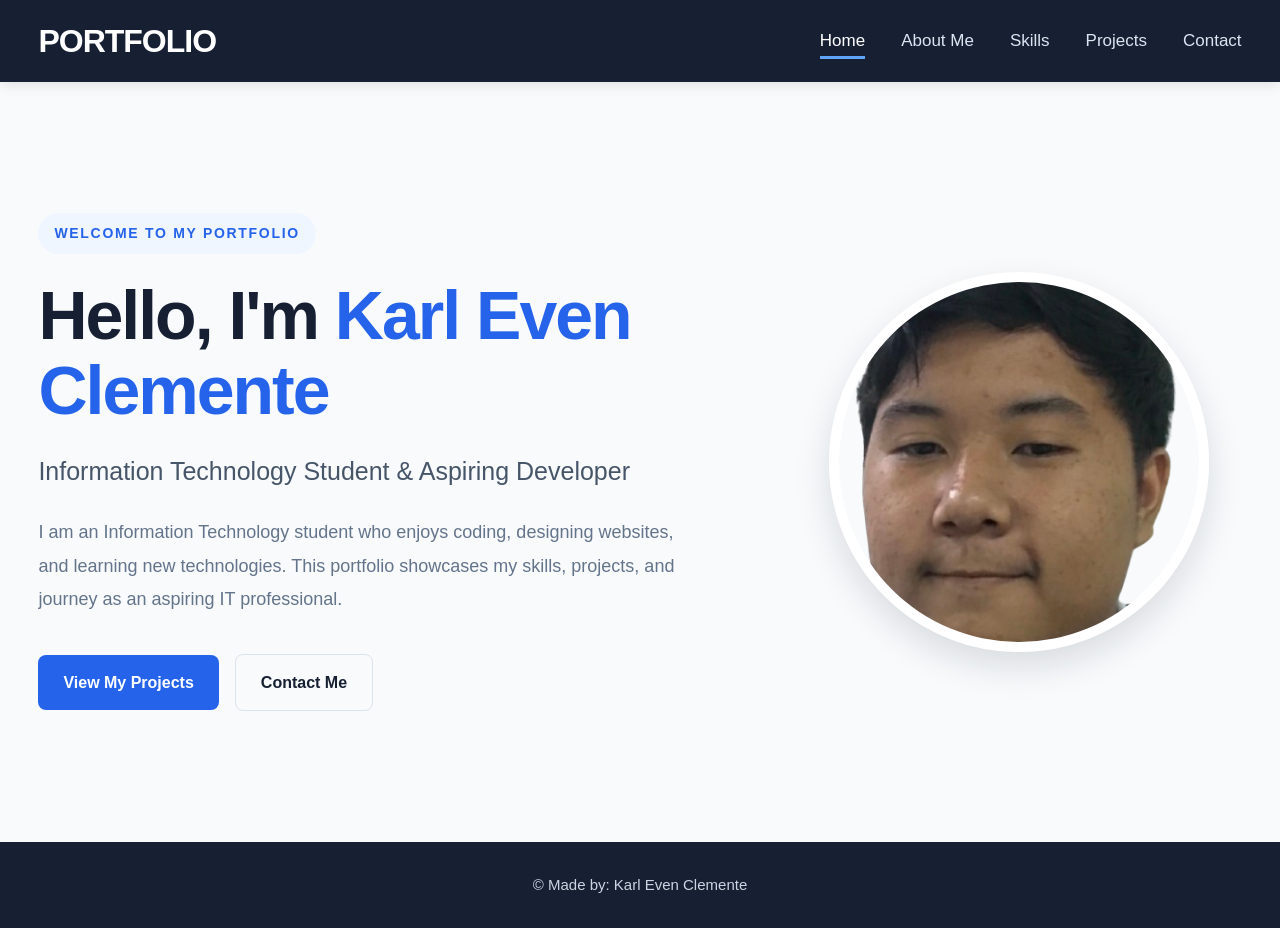
<file: index.html>
<!DOCTYPE html>
<html lang="en">
<head>
    <meta charset="UTF-8">
    <meta name="viewport" content="width=device-width, initial-scale=1.0">
    <title>Karl Even Clemente | Portfolio</title>
    <link rel="stylesheet" href="style.css">
</head>

<body>

    <header>
        <nav class="navbar">
            <h1 class="logo">PORTFOLIO</h1>

            <ul class="nav-links">
                <li><a href="index.html" class="active">Home</a></li>
                <li><a href="about.html">About Me</a></li>
                <li><a href="skills.html">Skills</a></li>
                <li><a href="projects.html">Projects</a></li>
                <li><a href="contact.html">Contact</a></li>
            </ul>
        </nav>
    </header>

    <main>

        <section class="hero">
            <div class="hero-text">
                <p class="welcome">WELCOME TO MY PORTFOLIO</p>

                <h2>Hello, I'm <span>Karl Even Clemente</span></h2>

                <h3>Information Technology Student & Aspiring Developer</h3>

                <p>
                    I am an Information Technology student who enjoys coding,
                    designing websites, and learning new technologies.
                    This portfolio showcases my skills, projects, and journey
                    as an aspiring IT professional.
                </p>

                <div class="hero-buttons">
                    <a href="projects.html" class="btn">View My Projects</a>
                    <a href="contact.html" class="btn secondary-btn">Contact Me</a>
                </div>
            </div>

            <div class="hero-image">
                <img src="PICS/profile.png" alt="Photo of Karl Even Clemente">
            </div>
        </section>

    </main>

    <footer>
        <p>&copy; Made by: Karl Even Clemente</p>
    </footer>

</body>
</html>
</file>
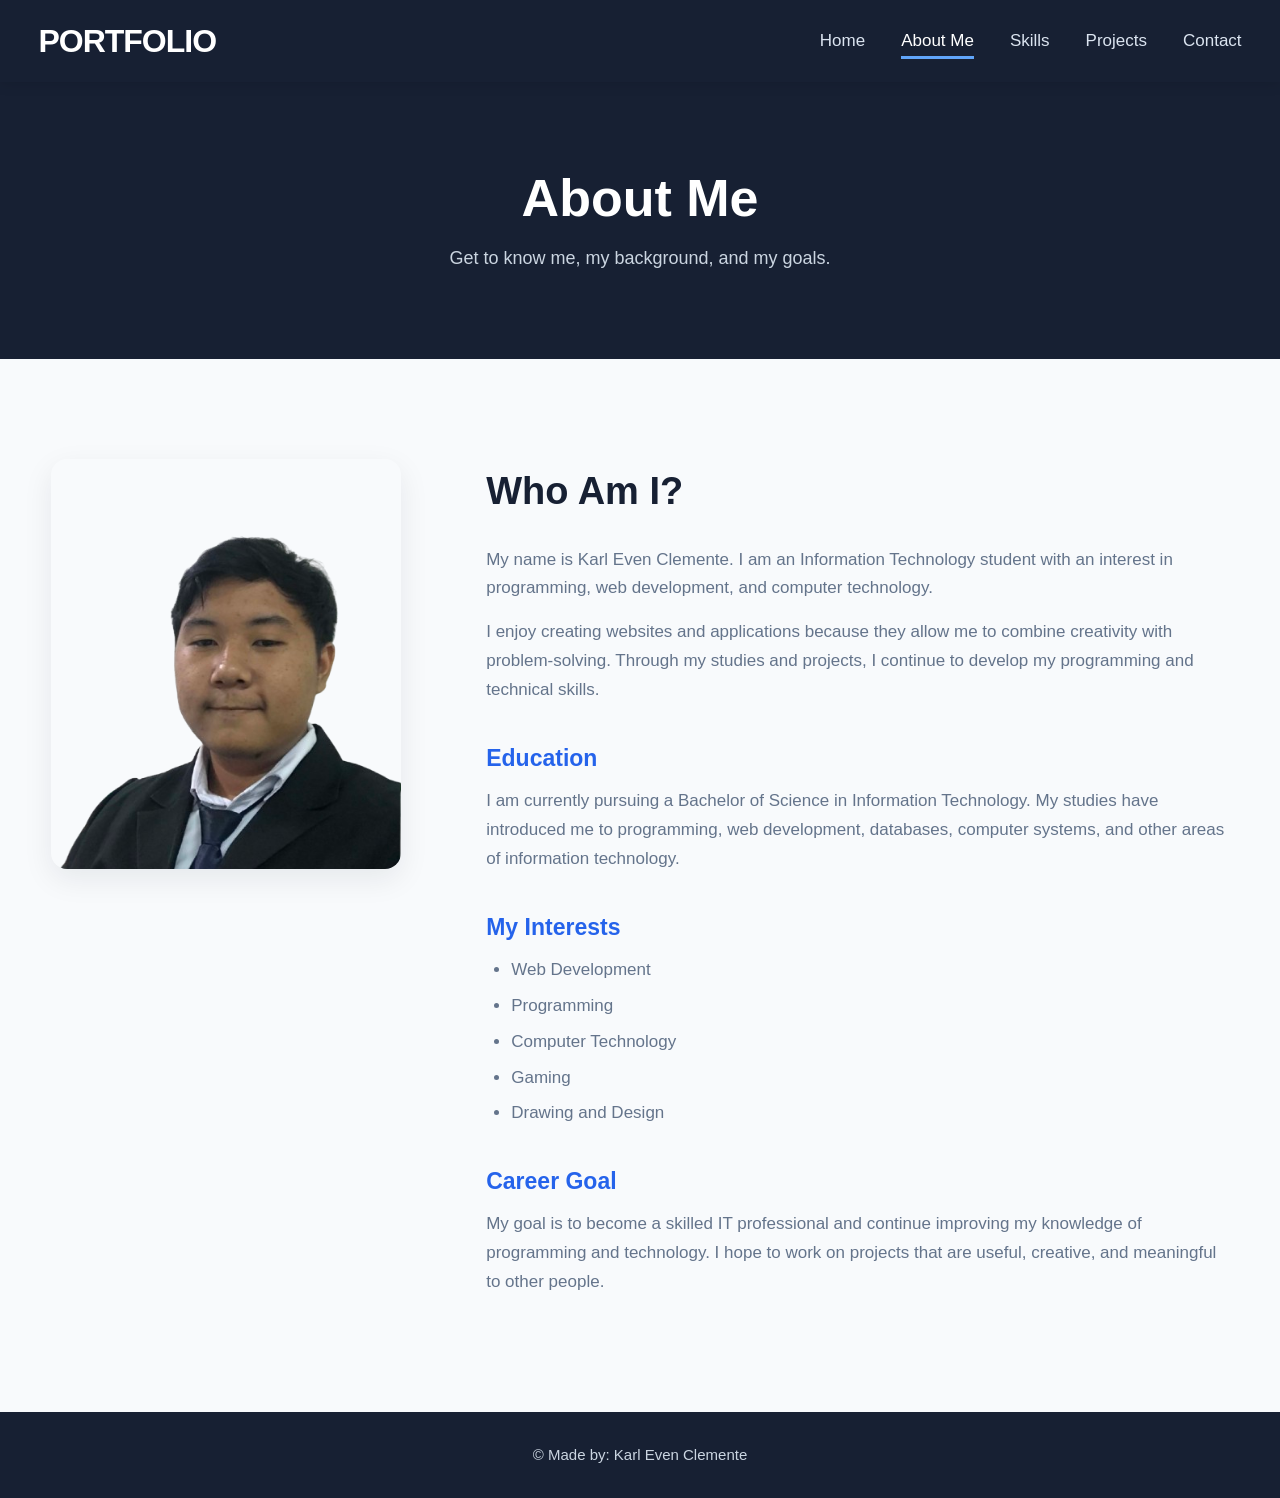
<file: about.html>
<!DOCTYPE html>
<html lang="en">
<head>
    <meta charset="UTF-8">
    <meta name="viewport" content="width=device-width, initial-scale=1.0">
    <title>About Me | Karl Even Clemente</title>
    <link rel="stylesheet" href="style.css">
</head>

<body>

    <header>
        <nav class="navbar">
            <h1 class="logo">PORTFOLIO</h1>

            <ul class="nav-links">
                <li><a href="index.html">Home</a></li>
                <li><a href="about.html" class="active">About Me</a></li>
                <li><a href="skills.html">Skills</a></li>
                <li><a href="projects.html">Projects</a></li>
                <li><a href="contact.html">Contact</a></li>
            </ul>
        </nav>
    </header>

    <main>

        <section class="page-header">
            <h2>About Me</h2>
            <p>Get to know me, my background, and my goals.</p>
        </section>

        <section class="about-section">

            <div class="about-image">
                <img src="PICS/about me.png" alt="Karl Even Clemente">
            </div>

            <div class="about-content">
                <h2>Who Am I?</h2>

                <p>
                    My name is Karl Even Clemente. I am an Information Technology
                    student with an interest in programming, web development,
                    and computer technology.
                </p>

                <p>
                    I enjoy creating websites and applications because they
                    allow me to combine creativity with problem-solving.
                    Through my studies and projects, I continue to develop
                    my programming and technical skills.
                </p>

                <h3>Education</h3>

                <p>
                    I am currently pursuing a Bachelor of Science in Information
                    Technology. My studies have introduced me to programming,
                    web development, databases, computer systems, and other
                    areas of information technology.
                </p>

                <h3>My Interests</h3>

                <ul class="interest-list">
                    <li>Web Development</li>
                    <li>Programming</li>
                    <li>Computer Technology</li>
                    <li>Gaming</li>
                    <li>Drawing and Design</li>
                </ul>

                <h3>Career Goal</h3>

                <p>
                    My goal is to become a skilled IT professional and continue
                    improving my knowledge of programming and technology.
                    I hope to work on projects that are useful, creative,
                    and meaningful to other people.
                </p>
            </div>

        </section>

    </main>

    <footer>
        <p>&copy; Made by: Karl Even Clemente</p>
    </footer>

</body>
</html>
</file>
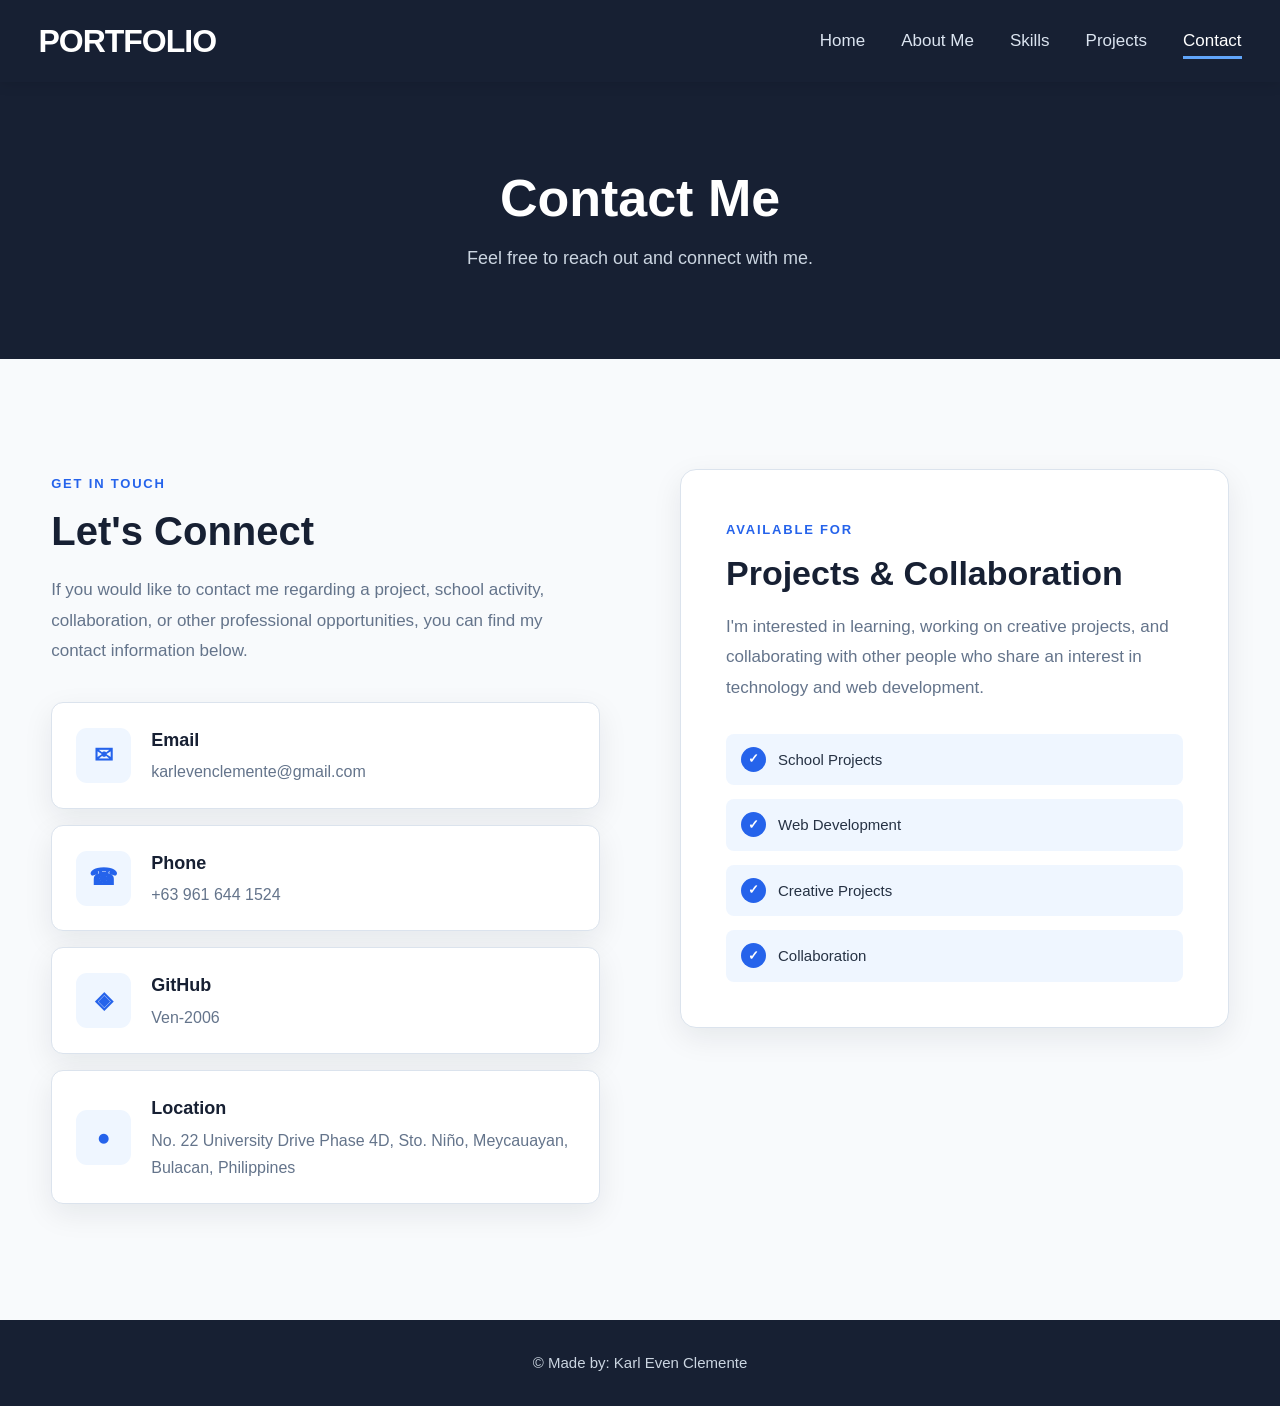
<file: contact.html>
<!DOCTYPE html>
<html lang="en">
<head>
    <meta charset="UTF-8">
    <meta name="viewport" content="width=device-width, initial-scale=1.0">
    <title>Contact | Karl Even Clemente </title>
    <link rel="stylesheet" href="style.css">
</head>

<body>


    <header>
        <nav class="navbar">
            <h1 class="logo">PORTFOLIO</h1>
            <ul class="nav-links">
                <li><a href="index.html">Home</a></li>
                <li><a href="about.html">About Me</a></li>
                <li><a href="skills.html">Skills</a></li>
                <li><a href="projects.html">Projects</a></li>
                <li><a href="contact.html" class="active">Contact</a></li>
            </ul>
        </nav>
    </header>



    <main>


        <section class="page-header">
            <h2>Contact Me</h2>
            <p>
                Feel free to reach out and connect with me.
            </p>
        </section>



        <section class="contact-section">

            <div class="contact-information">

                <span class="contact-label">GET IN TOUCH</span>

                <h2>Let's Connect</h2>

                <p class="contact-description">
                    If you would like to contact me regarding a project,
                    school activity, collaboration, or other professional
                    opportunities, you can find my contact information below.
                </p>



                <div class="contact-card">

                    <div class="contact-icon">
                        ✉
                    </div>

                    <div>
                        <h3>Email</h3>
                        <p>karlevenclemente@gmail.com</p>
                    </div>

                </div>



                <div class="contact-card">

                    <div class="contact-icon">
                        ☎
                    </div>

                    <div>
                        <h3>Phone</h3>
                        <p>+63 961 644 1524</p>
                    </div>

                </div>



                <div class="contact-card">

                    <div class="contact-icon">
                        ◈
                    </div>

                    <div>
                        <h3>GitHub</h3>
                        <p>Ven-2006</p>
                    </div>

                </div>



                <div class="contact-card">

                    <div class="contact-icon">
                        ●
                    </div>

                    <div>
                        <h3>Location</h3>
                        <p>No. 22 University Drive Phase 4D, Sto. Niño, Meycauayan, Bulacan, Philippines</p>
                    </div>

                </div>

            </div>



            <div class="contact-introduction">

                <div class="contact-box">

                    <span class="contact-label">
                        AVAILABLE FOR
                    </span>

                    <h2>Projects & Collaboration</h2>

                    <p>
                        I'm interested in learning, working on creative
                        projects, and collaborating with other people who
                        share an interest in technology and web development.
                    </p>

                    <div class="availability-list">

                        <div>
                            <span>✓</span>
                            <p>School Projects</p>
                        </div>

                        <div>
                            <span>✓</span>
                            <p>Web Development</p>
                        </div>

                        <div>
                            <span>✓</span>
                            <p>Creative Projects</p>
                        </div>

                        <div>
                            <span>✓</span>
                            <p>Collaboration</p>
                        </div>

                    </div>

                </div>

            </div>

        </section>

    </main>


    <!-- Footer -->
    <footer>

        <p>
            &copy; Made by: Karl Even Clemente
        </p>

    </footer>

</body>
</html>
</file>
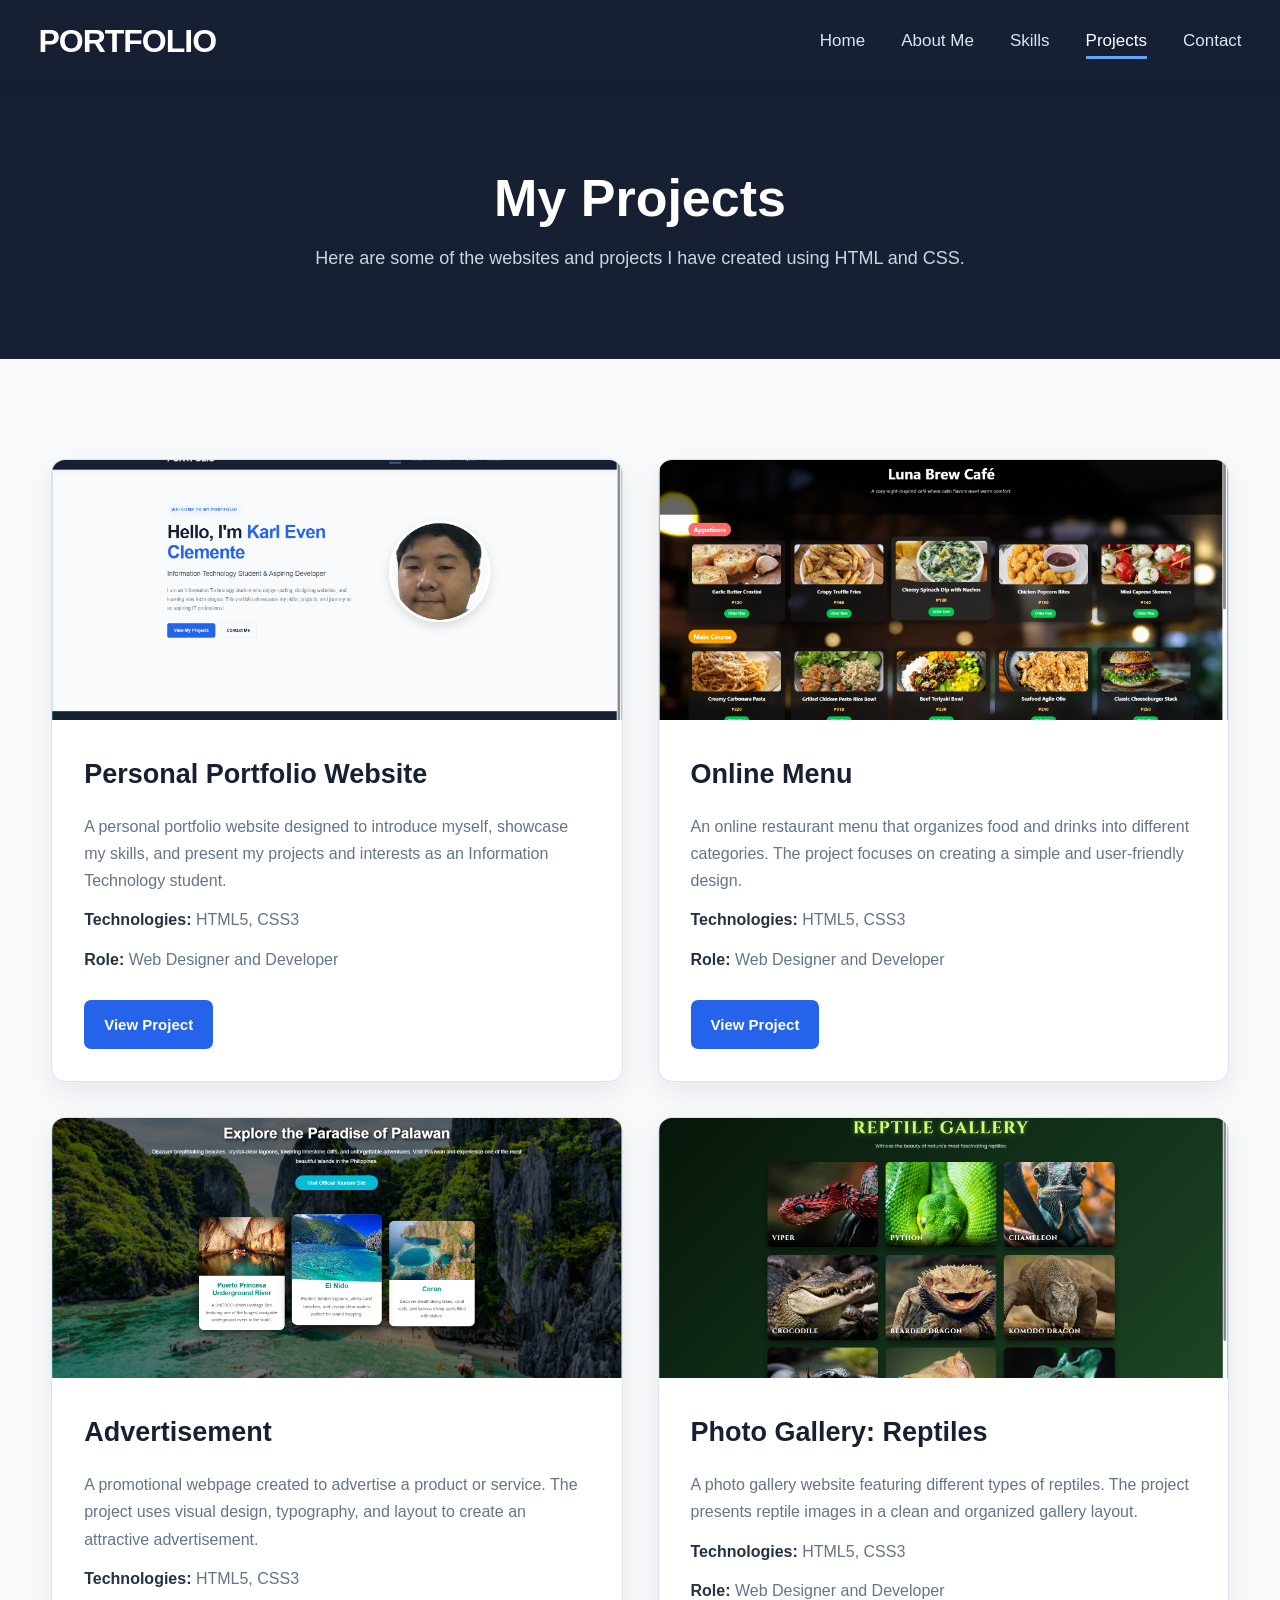
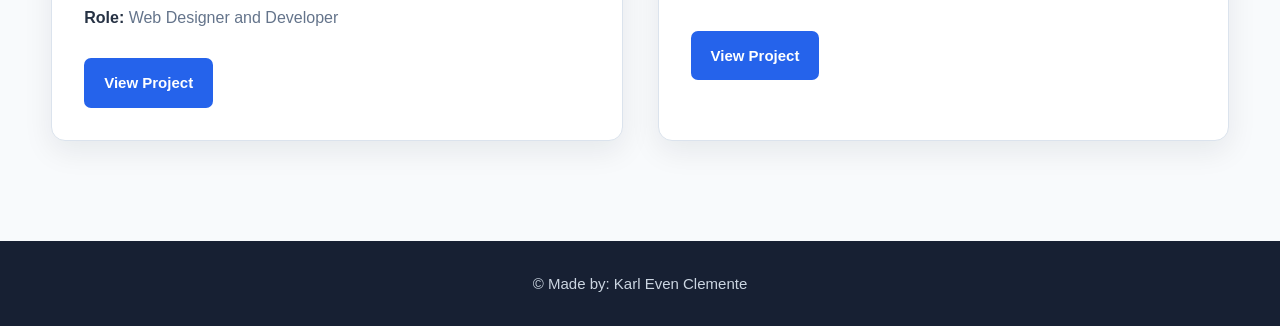
<file: projects.html>
<!DOCTYPE html>
<html lang="en">
<head>
    <meta charset="UTF-8">
    <meta name="viewport" content="width=device-width, initial-scale=1.0">
    <title>Projects | Karl Even Clemente</title>
    <link rel="stylesheet" href="style.css">
</head>

<body>

    <header>
        <nav class="navbar">
            <h1 class="logo">PORTFOLIO</h1>

            <ul class="nav-links">
                <li><a href="index.html">Home</a></li>
                <li><a href="about.html">About Me</a></li>
                <li><a href="skills.html">Skills</a></li>
                <li><a href="projects.html" class="active">Projects</a></li>
                <li><a href="contact.html">Contact</a></li>
            </ul>
        </nav>
    </header>

    <main>

        <section class="page-header">
            <h2>My Projects</h2>

            <p>
                Here are some of the websites and projects I have created
                using HTML and CSS.
            </p>
        </section>


        <section class="projects-section">



            <article class="project-card">

                <img src="PICS/Port.png"
                     alt="Personal Portfolio Website">

                <div class="project-content">

                    <h3>Personal Portfolio Website</h3>

                    <p>
                        A personal portfolio website designed to introduce
                        myself, showcase my skills, and present my projects
                        and interests as an Information Technology student.
                    </p>

                    <p>
                        <strong>Technologies:</strong> HTML5, CSS3
                    </p>

                    <p>
                        <strong>Role:</strong> Web Designer and Developer
                    </p>

                    <a href="index.html" class="project-btn">
                        View Project
                    </a>

                </div>

            </article>

            <article class="project-card">

                <img src="PICS/Menu.png"
                     alt="Online Restaurant Menu">

                <div class="project-content">

                    <h3>Online Menu</h3>

                    <p>
                        An online restaurant menu that organizes food and
                        drinks into different categories. The project focuses
                        on creating a simple and user-friendly design.
                    </p>

                    <p>
                        <strong>Technologies:</strong> HTML5, CSS3
                    </p>

                    <p>
                        <strong>Role:</strong> Web Designer and Developer
                    </p>

                    <a href="MENU/Activity4.html" class="project-btn">
                        View Project
                    </a>

                </div>

            </article>



            <article class="project-card">

                <img src="PICS/Advertisement.png"
                     alt="Advertisement Website">

                <div class="project-content">

                    <h3>Advertisement</h3>

                    <p>
                        A promotional webpage created to advertise a product
                        or service. The project uses visual design, typography,
                        and layout to create an attractive advertisement.
                    </p>

                    <p>
                        <strong>Technologies:</strong> HTML5, CSS3
                    </p>

                    <p>
                        <strong>Role:</strong> Web Designer and Developer
                    </p>

                    <a href="ADVERTISEMENT/Activity5.html" class="project-btn">
                        View Project
                    </a>

                </div>

            </article>



            <article class="project-card">

                <img src="PICS/Gallery.png"
                     alt="Reptile Photo Gallery">

                <div class="project-content">

                    <h3>Photo Gallery: Reptiles</h3>

                    <p>
                        A photo gallery website featuring different types
                        of reptiles. The project presents reptile images
                        in a clean and organized gallery layout.
                    </p>

                    <p>
                        <strong>Technologies:</strong> HTML5, CSS3
                    </p>

                    <p>
                        <strong>Role:</strong> Web Designer and Developer
                    </p>

                    <a href="GALLERY/Activity3.html" class="project-btn">
                        View Project
                    </a>

                </div>

            </article>


        </section>

    </main>


    <footer>
        <p>&copy; Made by: Karl Even Clemente</p>
    </footer>

</body>
</html>
</file>
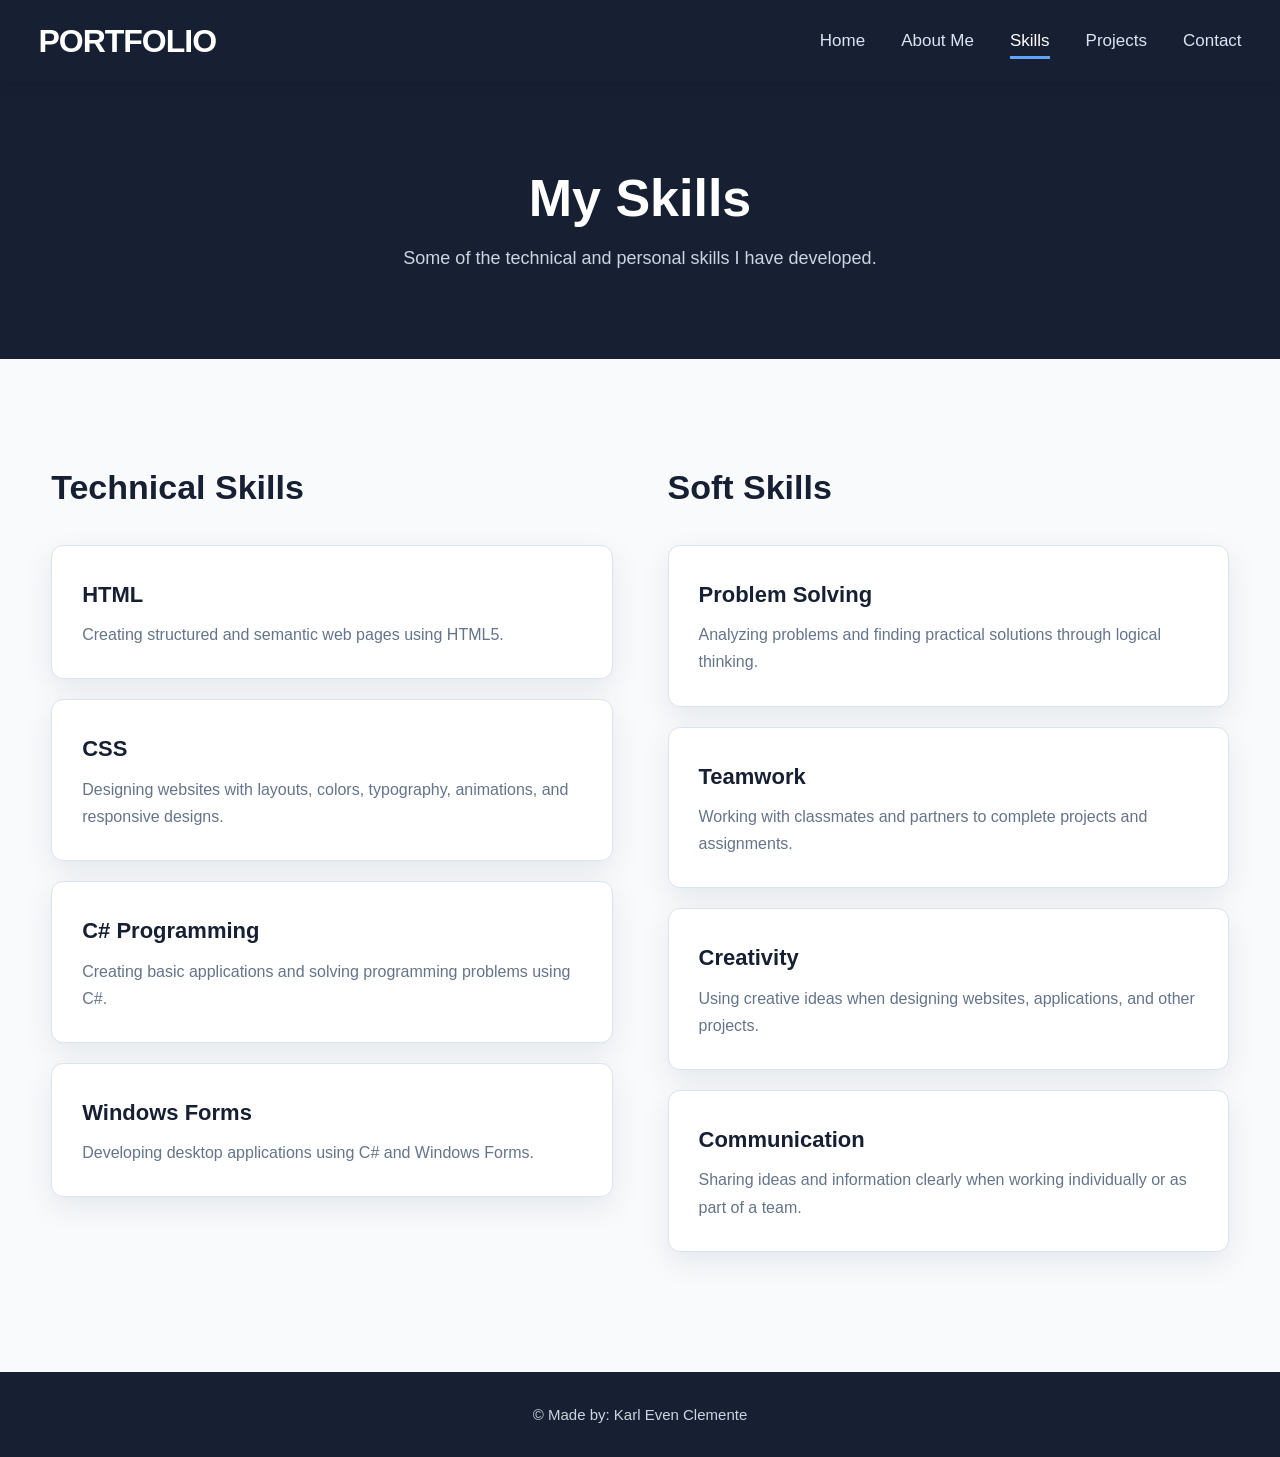
<file: skills.html>
<!DOCTYPE html>
<html lang="en">
<head>
    <meta charset="UTF-8">
    <meta name="viewport" content="width=device-width, initial-scale=1.0">
    <title>Skills | Karl Even Clemente</title>
    <link rel="stylesheet" href="style.css">
</head>

<body>

    <header>
        <nav class="navbar">
            <h1 class="logo">PORTFOLIO</h1>

            <ul class="nav-links">
                <li><a href="index.html">Home</a></li>
                <li><a href="about.html">About Me</a></li>
                <li><a href="skills.html" class="active">Skills</a></li>
                <li><a href="projects.html">Projects</a></li>
                <li><a href="contact.html">Contact</a></li>
            </ul>
        </nav>
    </header>

    <main>

        <section class="page-header">
            <h2>My Skills</h2>
            <p>Some of the technical and personal skills I have developed.</p>
        </section>

        <section class="skills-section">

            <div class="skill-category">
                <h3>Technical Skills</h3>

                <div class="skill-card">
                    <h4>HTML</h4>
                    <p>
                        Creating structured and semantic web pages using HTML5.
                    </p>
                </div>

                <div class="skill-card">
                    <h4>CSS</h4>
                    <p>
                        Designing websites with layouts, colors, typography,
                        animations, and responsive designs.
                    </p>
                </div>

                <div class="skill-card">
                    <h4>C# Programming</h4>
                    <p>
                        Creating basic applications and solving programming
                        problems using C#.
                    </p>
                </div>

                <div class="skill-card">
                    <h4>Windows Forms</h4>
                    <p>
                        Developing desktop applications using C# and
                        Windows Forms.
                    </p>
                </div>
            </div>

            <div class="skill-category">
                <h3>Soft Skills</h3>

                <div class="skill-card">
                    <h4>Problem Solving</h4>
                    <p>
                        Analyzing problems and finding practical solutions
                        through logical thinking.
                    </p>
                </div>

                <div class="skill-card">
                    <h4>Teamwork</h4>
                    <p>
                        Working with classmates and partners to complete
                        projects and assignments.
                    </p>
                </div>

                <div class="skill-card">
                    <h4>Creativity</h4>
                    <p>
                        Using creative ideas when designing websites,
                        applications, and other projects.
                    </p>
                </div>

                <div class="skill-card">
                    <h4>Communication</h4>
                    <p>
                        Sharing ideas and information clearly when working
                        individually or as part of a team.
                    </p>
                </div>
            </div>

        </section>

    </main>

    <footer>
        <p>&copy; Made by: Karl Even Clemente</p>
    </footer>

</body>
</html>
</file>
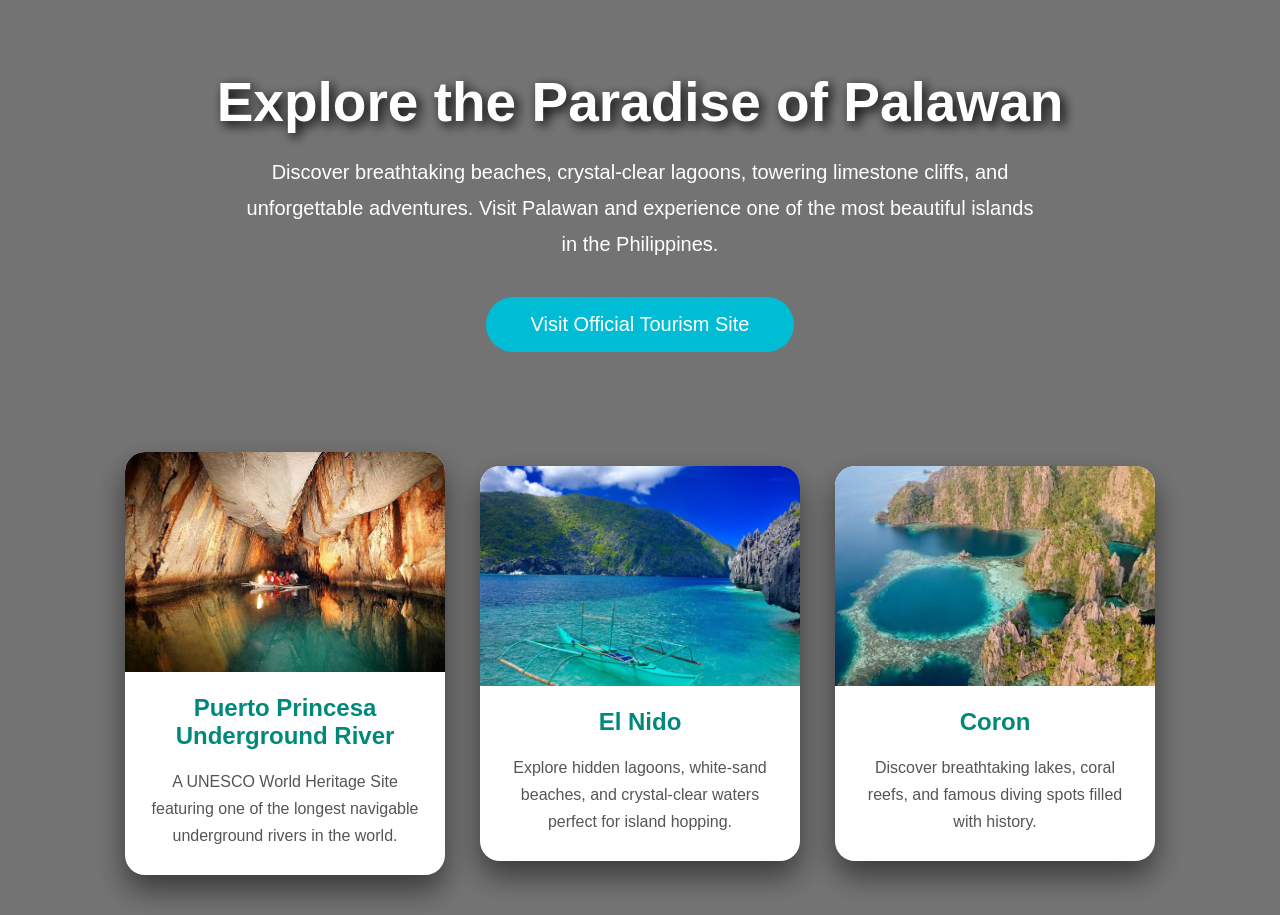
<file: ADVERTISEMENT/Activity5.html>
<!DOCTYPE html>
<html lang="en">
<head>
<meta charset="UTF-8">
<meta name="viewport" content="width=device-width, initial-scale=1.0">
<title>Palawan Travel</title>
<link rel="stylesheet" href="../ADVERTISEMENT/Advertisement.css">
</head>

<body>


<div class="background-slider">
    <span></span>
    <span></span>
    <span></span>
</div>


<div class="overlay">

    <header id="top">

        <h1>Explore the Paradise of Palawan</h1>

        <p class="description">
            Discover breathtaking beaches, crystal-clear lagoons,
            towering limestone cliffs, and unforgettable adventures.
            Visit Palawan and experience one of the most beautiful islands in the Philippines.
        </p>

        <a href="https://www.elnido-tours.com/expeditions-el-nido-coron/expeditions-el-nido-coron-3-days?gad_source=1&gad_campaignid=20716536885&gbraid=0AAAAACfPu3zrUt8163N-7WoBm1dj_PCsc&gclid=Cj0KCQjwjb3SBhDgARIsAMKiWzhWk3wL6UEjbEzz-dFcXeaCKTWBGAIWjKo6BHGKtevn4LULL1Z_xzAaAmcUEALw_wcB"
         target="_blank">
            <button class="visit-btn"> Visit Official Tourism Site</button>
        </a>

    </header>

    <section id="spots">

        <div class="card">
            <img src="PICS/udr.jpg" alt="Underground River">
            <h2>Puerto Princesa Underground River</h2>
            <p>A UNESCO World Heritage Site featuring one of the longest navigable underground rivers in the world.</p>
        </div>

        <div class="card">
            <img src="PICS/nido.jpg" alt="El Nido">
            <h2>El Nido</h2>
            <p>Explore hidden lagoons, white-sand beaches, and crystal-clear waters perfect for island hopping.</p>
        </div>

        <div class="card">
            <img src="PICS/coron.jfif" alt="Coron">
            <h2>Coron</h2>
            <p>Discover breathtaking lakes, coral reefs, and famous diving spots filled with history.</p>
        </div>

    </section>

</div>

</body>
</html>
</file>
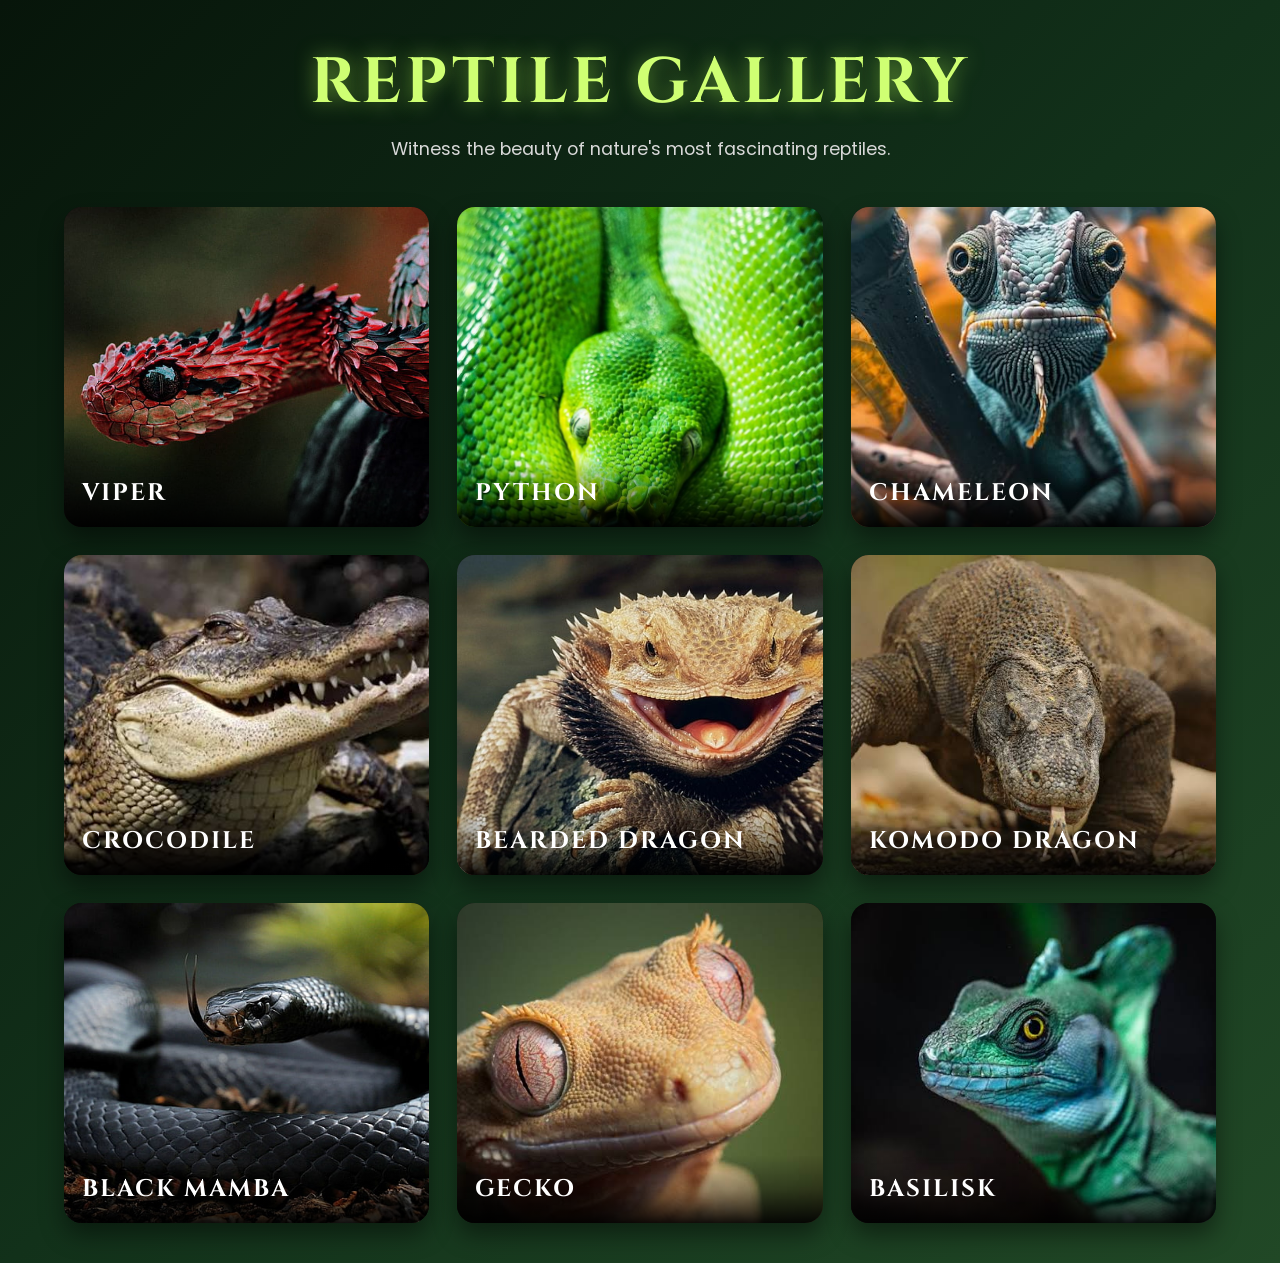
<file: GALLERY/Activity3.html>
<!DOCTYPE html>
<html lang="en">
<head>
    <meta charset="UTF-8">
    <meta name="viewport" content="width=device-width, initial-scale=1.0">
    <title>Reptile Gallery</title>

    <link rel="stylesheet" href="../GALLERY/Gallery.css">

    <link href="https://fonts.googleapis.com/css2?family=Cinzel:wght@400;600;700&family=Poppins:wght@300;400;500;600&display=swap" rel="stylesheet">
</head>
<body>

<div class="container">

    <header>
        <h1>Reptile Gallery</h1>
        <p>Witness the beauty of nature's most fascinating reptiles.</p>
    </header>

    <section class="gallery">

        <figure class="card">
            <a href="#viper">
                <img src="../GALLERY/PICS/viper.jpg" alt="Viper">
                <figcaption>Viper</figcaption>
            </a>
        </figure>

        <figure class="card">
            <a href="#python">
                <img src="../GALLERY/PICS/python.jpg" alt="Python">
                <figcaption>Python</figcaption>
            </a>
        </figure>

        <figure class="card">
            <a href="#chameleon">
                <img src="../GALLERY/PICS/chamelon.jfif" alt="Chameleon">
                <figcaption>Chameleon</figcaption>
            </a>
        </figure>

        <figure class="card">
            <a href="#crocodile">
                <img src="../GALLERY/PICS/crocodile.jfif" alt="Crocodile">
                <figcaption>Crocodile</figcaption>
            </a>
        </figure>

        <figure class="card">
            <a href="#dragon">
                <img src="../GALLERY/PICS/dragon.jpg" alt="Bearded Dragon">
                <figcaption>Bearded Dragon</figcaption>
            </a>
        </figure>

        <figure class="card">
            <a href="#komodo">
                <img src="../GALLERY/PICS/komodo.jfif" alt="Komodo Dragon">
                <figcaption>Komodo Dragon</figcaption>
            </a>
        </figure>

        <figure class="card">
            <a href="#mamba">
                <img src="../GALLERY/PICS/mamba.jpg" alt="Black Mamba">
                <figcaption>Black Mamba</figcaption>
            </a>
        </figure>

        <figure class="card">
            <a href="#gecko">
                <img src="../GALLERY/PICS/geecko.jfif" alt="Gecko">
                <figcaption>Gecko</figcaption>
            </a>
        </figure>

        <figure class="card">
            <a href="#basilisk">
                <img src="../GALLERY/PICS/bas.jfif" alt="Basilisk">
                <figcaption>Basilisk</figcaption>
            </a>
        </figure>

    </section>

</div>



<div id="viper" class="lightbox">
    <a href="#" class="close">&times;</a>
    <img src="../GALLERY/PICS/viper.jpg" >
</div>

<div id="python" class="lightbox">
    <a href="#" class="close">&times;</a>
    <img src="../GALLERY/PICS/python.jpg">
</div>

<div id="chameleon" class="lightbox">
    <a href="#" class="close">&times;</a>
    <img src="../GALLERY/PICS/chamelon.jfif">
</div>

<div id="crocodile" class="lightbox">
    <a href="#" class="close">&times;</a>
    <img src="../GALLERY/PICS/crocodile.jfif">
</div>

<div id="dragon" class="lightbox">
    <a href="#" class="close">&times;</a>
    <img src="../GALLERY/PICS/dragon.jpg" >
</div>

<div id="komodo" class="lightbox">
    <a href="#" class="close">&times;</a>
    <img src="../GALLERY/PICS/komodo.jfif">
</div>

<div id="mamba" class="lightbox">
    <a href="#" class="close">&times;</a>
    <img src="../GALLERY/PICS/mamba.jpg" >
</div>

<div id="gecko" class="lightbox">
    <a href="#" class="close">&times;</a>
    <img src="../GALLERY/PICS/geecko.jfif">
</div>

<div id="basilisk" class="lightbox">
    <a href="#" class="close">&times;</a>
    <img src="../GALLERY/PICS/bas.jfif">
</div>

</body>
</html>
</file>
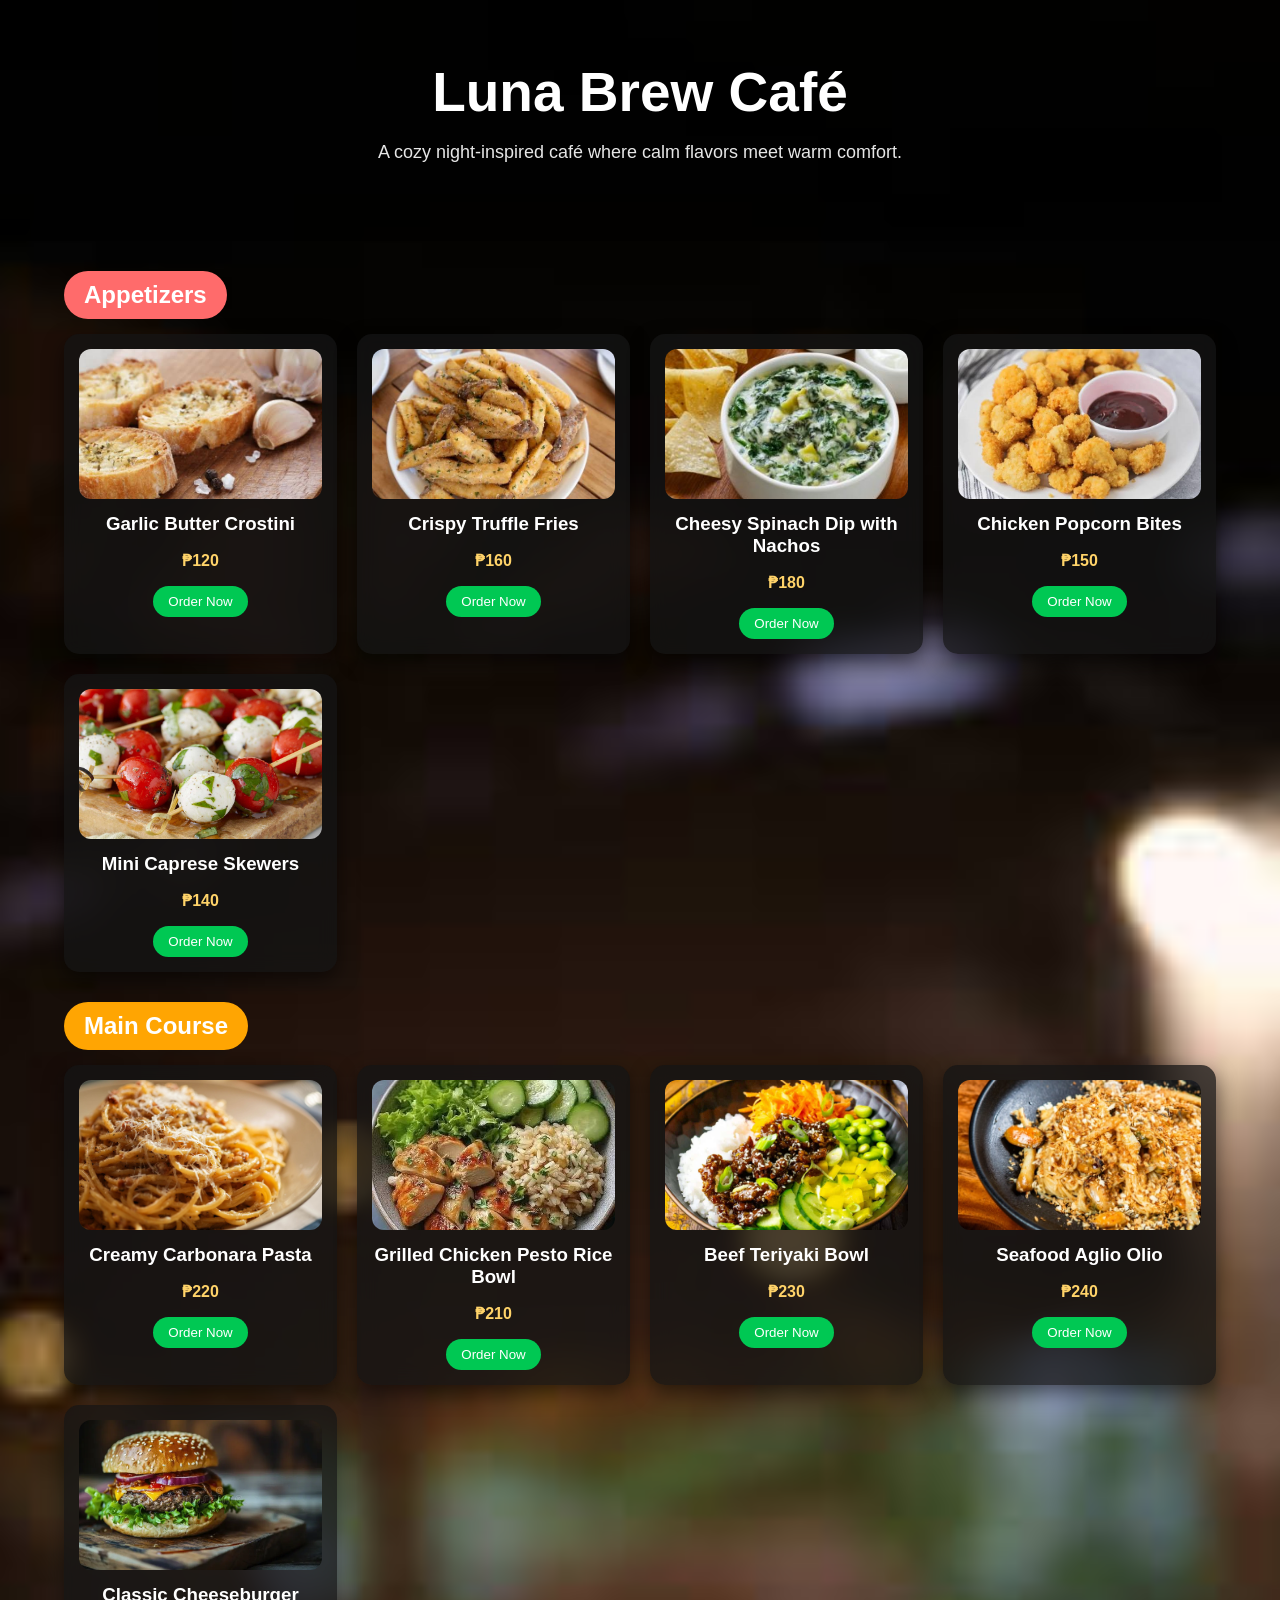
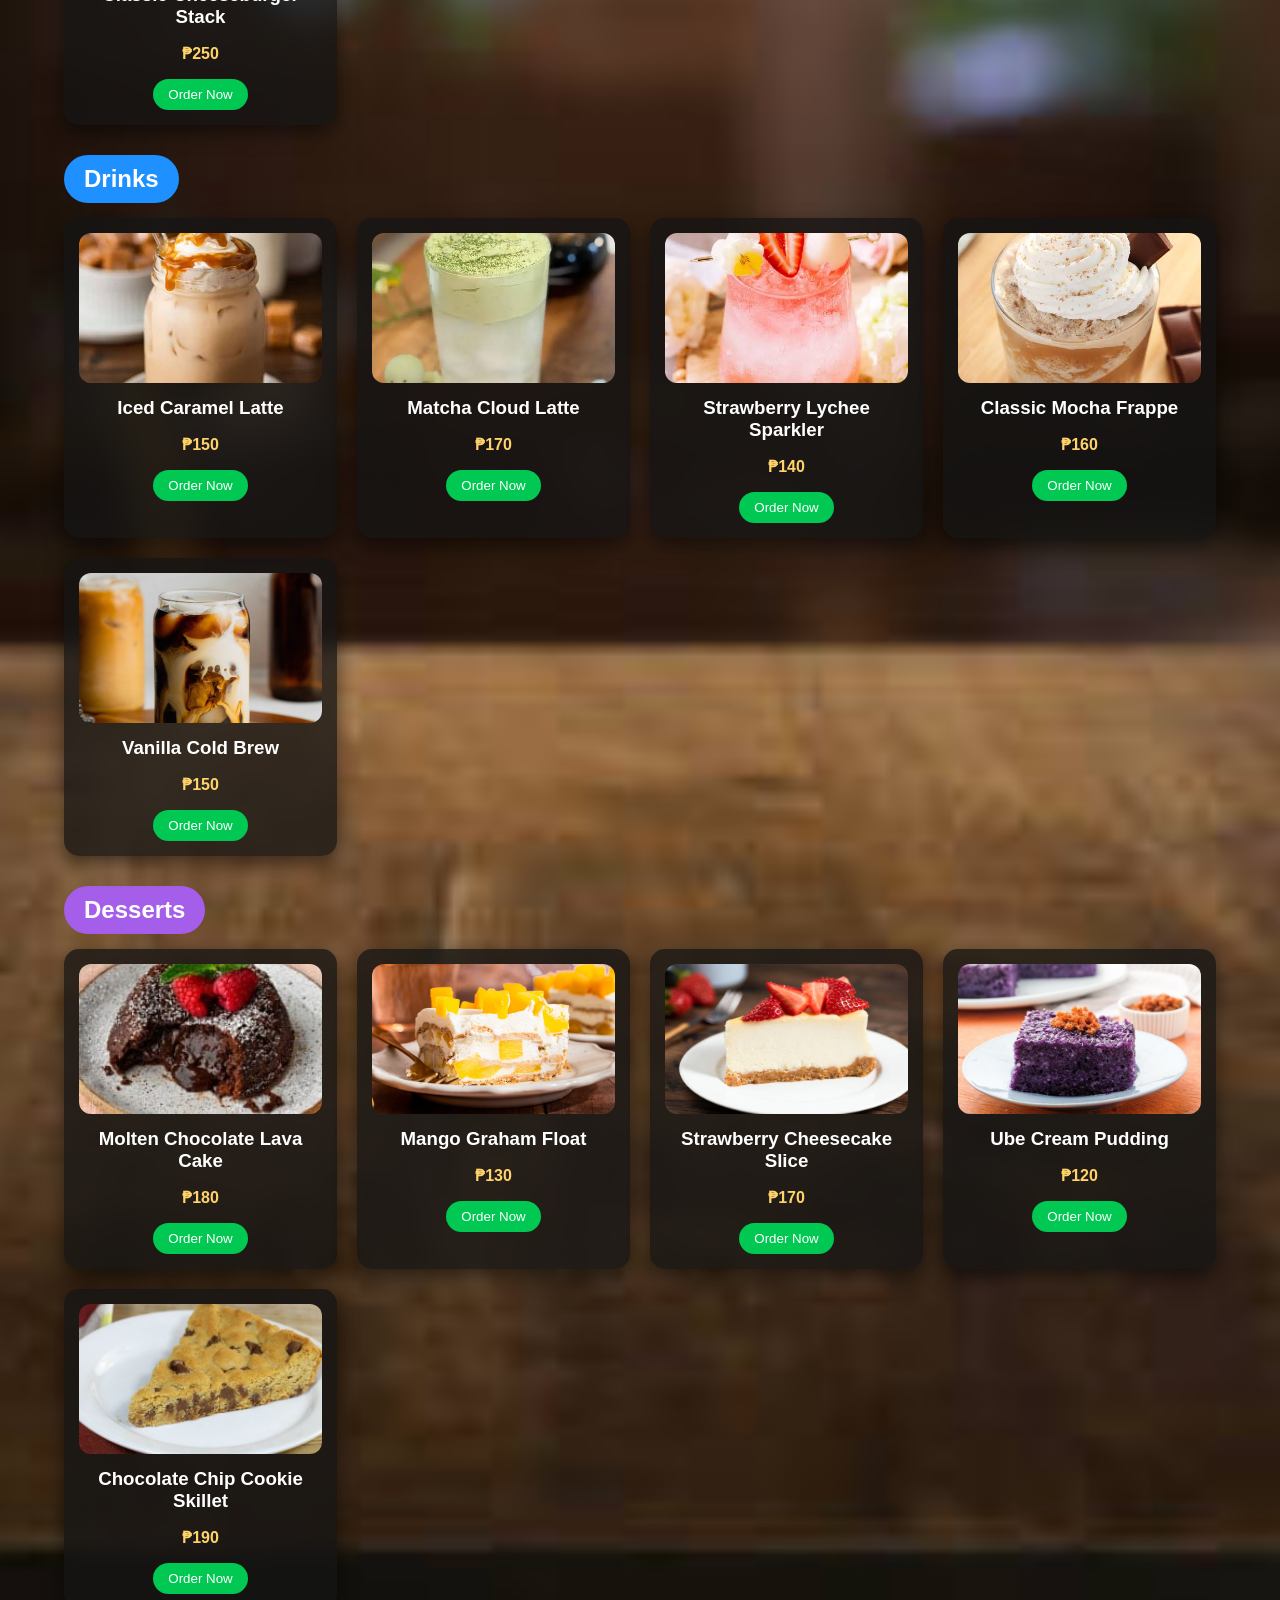
<file: MENU/Activity4.html>
<!DOCTYPE html>
<html lang="en">
<head>
  <meta charset="UTF-8">
  <meta name="viewport" content="width=device-width, initial-scale=1.0">
  <title>Luna Brew Café</title>
  <link rel="stylesheet" href="Menu.css">
</head>

<body>

<header id="header">
  <h1>Luna Brew Café</h1>
  <p>A cozy night-inspired café where calm flavors meet warm comfort.</p>
</header>

<section class="menu">

  <h2 class="badge appetizers">Appetizers</h2>
  <div class="grid">

    <div class="card">
      <img src="../MENU/PICS/garlic.jfif" onclick="openModal(this)">
      <h3> Garlic Butter Crostini </h3>
      <p class="price">₱120</p>
      <button>Order Now</button>
    </div>

    <div class="card">
      <img src="../MENU/PICS/fries.jfif" onclick="openModal(this)">
      <h3> Crispy Truffle Fries </h3>
      <p class="price">₱160</p>
      <button>Order Now</button>
    </div>

    <div class="card">
      <img src="../MENU/PICS/nachos.jpg" onclick="openModal(this)">
      <h3> Cheesy Spinach Dip with Nachos </h3>
      <p class="price">₱180</p>
      <button>Order Now</button>
    </div>

    <div class="card">
      <img src="../MENU/PICS/pop.jfif" onclick="openModal(this)">
      <h3> Chicken Popcorn Bites </h3>
      <p class="price">₱150</p>
      <button>Order Now</button>
    </div>

    <div class="card">
      <img src="../MENU/PICS/skew.jpg" onclick="openModal(this)">
      <h3>Mini Caprese Skewers</h3>
      <p class="price">₱140</p>
      <button>Order Now</button>
    </div>

  </div>

  <h2 class="badge mains">Main Course</h2>
  <div class="grid">

    <div class="card">
      <img src="../MENU/PICS/carb.jpg" onclick="openModal(this)">
      <h3> Creamy Carbonara Pasta </h3>
      <p class="price">₱220</p>
      <button>Order Now</button>
    </div>

    <div class="card">
      <img src="../MENU/PICS/pesto.jfif" onclick="openModal(this)">
      <h3> Grilled Chicken Pesto Rice Bowl </h3>
      <p class="price">₱210</p>
      <button>Order Now</button>
    </div>

    <div class="card">
      <img src="../MENU/PICS/beef.jpg" onclick="openModal(this)">
      <h3> Beef Teriyaki Bowl </h3>
      <p class="price">₱230</p>
      <button>Order Now</button>
    </div>

    <div class="card">
      <img src="../MENU/PICS/olio.jpg" onclick="openModal(this)">
      <h3> Seafood Aglio Olio </h3>
      <p class="price">₱240</p>
      <button>Order Now</button>
    </div>

    <div class="card">
      <img src="../MENU/PICS/burger.webp" onclick="openModal(this)">
      <h3> Classic Cheeseburger Stack </h3>
      <p class="price">₱250</p>
      <button>Order Now</button>
    </div>

  </div>

  <h2 class="badge drinks">Drinks</h2>
  <div class="grid">

    <div class="card">
      <img src="../MENU/PICS/latte.jfif" onclick="openModal(this)">
      <h3> Iced Caramel Latte </h3>
      <p class="price">₱150</p>
      <button>Order Now</button>
    </div>

    <div class="card">
      <img src="../MENU/PICS/matcha.jfif" onclick="openModal(this)">
      <h3> Matcha Cloud Latte </h3>
      <p class="price">₱170</p>
      <button>Order Now</button>
    </div>

    <div class="card">
      <img src="../MENU/PICS/lychee.jfif" onclick="openModal(this)">
      <h3> Strawberry Lychee Sparkler </h3>
      <p class="price">₱140</p>
      <button>Order Now</button>
    </div>

    <div class="card">
      <img src="../MENU/PICS/mocha.jfif" onclick="openModal(this)">
      <h3> Classic Mocha Frappe </h3>
      <p class="price">₱160</p>
      <button>Order Now</button>
    </div>

    <div class="card">
      <img src="../MENU/PICS/nilla.jpg" onclick="openModal(this)">
      <h3> Vanilla Cold Brew </h3>
      <p class="price">₱150</p>
      <button>Order Now</button>
    </div>

  </div>


  <h2 class="badge desserts">Desserts</h2>
  <div class="grid">

    <div class="card">
      <img src="../MENU/PICS/lava.jpg" onclick="openModal(this)">
      <h3> Molten Chocolate Lava Cake </h3>
      <p class="price">₱180</p>
      <button>Order Now</button>
    </div>

    <div class="card">
      <img src="../MENU/PICS/float.jpg" onclick="openModal(this)">
      <h3> Mango Graham Float </h3>
      <p class="price">₱130</p>
      <button>Order Now</button>
    </div>

    <div class="card">
      <img src="../MENU/PICS/straw.jpg" onclick="openModal(this)">
      <h3> Strawberry Cheesecake Slice </h3>
      <p class="price">₱170</p>
      <button>Order Now</button>
    </div>

    <div class="card">
      <img src="../MENU/PICS/ube.jpg" onclick="openModal(this)">
      <h3> Ube Cream Pudding </h3>
      <p class="price">₱120</p>
      <button>Order Now</button>
    </div>

    <div class="card">
      <img src="../MENU/PICS/skill.jpg" onclick="openModal(this)">
      <h3> Chocolate Chip Cookie Skillet </h3>
      <p class="price">₱190</p>
      <button>Order Now</button>
    </div>

  </div>

</section>

<div id="modal" class="modal">
  <span class="close">&times;</span>
  <img class="modal-content" id="modal-img">
</div>

<script>
function openModal(img) {
  document.getElementById("modal").style.display = "block";
  document.getElementById("modal-img").src = img.src;
}

document.querySelector(".close").onclick = function () {
  document.getElementById("modal").style.display = "none";
}

document.getElementById("modal").onclick = function (e) {
  if (e.target === this) {
    this.style.display = "none";
  }
}
</script>

</body>
</html>
</file>
<file: style.css>
:root {
    --primary: #2563eb;
    --primary-dark: #1d4ed8;
    --primary-light: #eff6ff;

    --navy: #172033;
    --text: #263244;
    --text-light: #64748b;

    --background: #f8fafc;
    --card: #ffffff;
    --border: #dbe3ed;

    --footer: #172033;

    --shadow: 0 10px 30px rgba(15, 23, 42, 0.08);
    --shadow-hover: 0 15px 35px rgba(15, 23, 42, 0.13);
}

* {
    margin: 0;
    padding: 0;
    box-sizing: border-box;
}

html {
    scroll-behavior: smooth;
}

body {
    font-family: Arial, Helvetica, sans-serif;
    background-color: var(--background);
    color: var(--text);
    line-height: 1.7;
    font-size: 17px;
}

img {
    max-width: 100%;
    display: block;
}

a {
    text-decoration: none;
}

main {
    min-height: calc(100vh - 160px);
}

header {
    background-color: var(--navy);
    position: sticky;
    top: 0;
    z-index: 1000;

    box-shadow: 0 3px 12px rgba(0, 0, 0, 0.1);
}

.navbar {
    width: min(1250px, 94%);
    min-height: 82px;

    margin: auto;

    display: flex;
    align-items: center;
    justify-content: space-between;

    gap: 40px;
}

.logo {
    color: #ffffff;
    font-size: 32px;
    font-weight: 700;
    letter-spacing: -1px;
}

.nav-links {
    list-style: none;

    display: flex;
    align-items: center;
    gap: 36px;
}

.nav-links a {
    position: relative;

    color: #dbe4f0;

    font-size: 17px;
    font-weight: 500;

    padding: 28px 0;

    transition: color 0.25s ease;
}

.nav-links a::after {
    content: "";

    position: absolute;

    left: 0;
    bottom: 19px;

    width: 0;
    height: 3px;

    background-color: #60a5fa;

    transition: width 0.25s ease;
}

.nav-links a:hover,
.nav-links a.active {
    color: #ffffff;
}

.nav-links a:hover::after,
.nav-links a.active::after {
    width: 100%;
}

.hero {
    width: min(1250px, 94%);
    min-height: 760px;

    margin: auto;

    padding: 100px 0;

    display: grid;

    grid-template-columns: 1.2fr 0.8fr;

    align-items: center;

    gap: 90px;
}

.hero-text {
    max-width: 760px;
}

.welcome {
    display: inline-block;

    color: var(--primary);
    background-color: var(--primary-light);

    font-size: 14px;
    font-weight: 700;

    letter-spacing: 1.7px;

    padding: 9px 16px;

    border-radius: 30px;

    margin-bottom: 24px;
}

.hero h2 {
    color: var(--navy);

    font-size: clamp(48px, 6vw, 68px);

    line-height: 1.1;

    letter-spacing: -2px;

    margin-bottom: 22px;
}

.hero h2 span {
    color: var(--primary);
}

.hero h3 {
    color: #475569;

    font-size: 25px;
    font-weight: 500;

    margin-bottom: 24px;
}

.hero-text > p:not(.welcome) {
    max-width: 720px;

    color: var(--text-light);

    font-size: 18px;

    line-height: 1.85;
}

.hero-buttons {
    display: flex;

    align-items: center;

    gap: 16px;

    margin-top: 38px;
}

.btn {
    display: inline-block;

    background-color: var(--primary);
    color: #ffffff;

    padding: 14px 25px;

    border-radius: 8px;

    font-size: 16px;
    font-weight: 600;

    transition:
        background-color 0.25s ease,
        transform 0.25s ease,
        box-shadow 0.25s ease;
}

.btn:hover {
    background-color: var(--primary-dark);

    transform: translateY(-3px);

    box-shadow: 0 8px 20px rgba(37, 99, 235, 0.25);
}

.secondary-btn {
    background-color: transparent;

    color: var(--navy);

    border: 1px solid var(--border);
}

.secondary-btn:hover {
    background-color: #ffffff;

    color: var(--primary);

    border-color: var(--primary);
}

.hero-image {
    display: flex;

    justify-content: center;
}

.hero-image img {
    width: 380px;
    height: 380px;

    object-fit: cover;

    border-radius: 50%;

    border: 10px solid #ffffff;

    box-shadow: var(--shadow-hover);
}

.page-header {
    background-color: var(--navy);

    text-align: center;

    padding: 85px 20px;
}

.page-header h2 {
    color: #ffffff;

    font-size: clamp(42px, 5vw, 52px);

    line-height: 1.2;

    margin-bottom: 14px;
}

.page-header p {
    max-width: 750px;

    margin: auto;

    color: #cbd5e1;

    font-size: 18px;
}

.about-section {
    width: min(1200px, 92%);

    margin: auto;

    padding: 100px 0;

    display: grid;

    grid-template-columns: 350px 1fr;

    align-items: start;

    gap: 85px;
}

.about-image img {
    width: 350px;
    height: 410px;

    object-fit: cover;

    border-radius: 16px;

    box-shadow: var(--shadow);
}

.about-content h2 {
    color: var(--navy);

    font-size: 38px;

    margin-bottom: 22px;
}

.about-content h3 {
    color: var(--primary);

    font-size: 23px;

    margin-top: 34px;

    margin-bottom: 9px;
}

.about-content p {
    color: var(--text-light);

    font-size: 17px;

    margin-bottom: 15px;
}

.interest-list {
    padding-left: 25px;

    color: var(--text-light);

    font-size: 17px;
}

.interest-list li {
    margin-bottom: 7px;
}

.skills-section {
    width: min(1200px, 92%);

    margin: auto;

    padding: 100px 0;

    display: grid;

    grid-template-columns: 1fr 1fr;

    gap: 55px;
}

.skill-category > h3 {
    color: var(--navy);

    font-size: 34px;

    margin-bottom: 28px;
}

.skill-card {
    background-color: var(--card);

    padding: 30px;

    margin-bottom: 20px;

    border: 1px solid var(--border);

    border-radius: 12px;

    box-shadow: var(--shadow);

    transition:
        transform 0.25s ease,
        box-shadow 0.25s ease;
}

.skill-card:hover {
    transform: translateY(-5px);

    box-shadow: var(--shadow-hover);
}

.skill-card h4 {
    color: var(--navy);

    font-size: 22px;

    margin-bottom: 8px;
}

.skill-card p {
    color: var(--text-light);

    font-size: 16px;
}

.projects-section {
    width: min(1200px, 92%);

    margin: auto;

    padding: 100px 0;

    display: grid;

    grid-template-columns: repeat(2, 1fr);

    gap: 35px;
}

.project-card {
    background-color: var(--card);

    overflow: hidden;

    border: 1px solid var(--border);

    border-radius: 14px;

    box-shadow: var(--shadow);

    transition:
        transform 0.25s ease,
        box-shadow 0.25s ease;
}

.project-card:hover {
    transform: translateY(-6px);

    box-shadow: var(--shadow-hover);
}

.project-card img {
    width: 100%;
    height: 260px;

    object-fit: cover;
}

.project-content {
    padding: 32px;
}

.project-content h3 {
    color: var(--navy);

    font-size: 27px;

    margin-bottom: 15px;
}

.project-content p {
    color: var(--text-light);

    font-size: 16px;

    margin-bottom: 12px;
}

.project-content strong {
    color: var(--text);
}

.project-btn {
    display: inline-block;

    background-color: var(--primary);

    color: #ffffff;

    padding: 12px 20px;

    border-radius: 7px;

    font-size: 15px;

    font-weight: 600;

    margin-top: 15px;

    transition: background-color 0.25s ease;
}

.project-btn:hover {
    background-color: var(--primary-dark);
}

.contact-section {
    width: min(1200px, 92%);

    margin: auto;

    padding: 100px 0;

    display: grid;

    grid-template-columns: 1fr 1fr;

    gap: 80px;

    align-items: start;
}

.contact-information {
    padding-top: 10px;
}

.contact-label {
    display: inline-block;

    color: var(--primary);

    font-size: 13px;

    font-weight: 700;

    letter-spacing: 1.8px;

    margin-bottom: 12px;
}

.contact-information h2,
.contact-introduction h2 {
    color: var(--navy);

    font-size: 40px;

    line-height: 1.2;

    margin-bottom: 20px;
}

.contact-description {
    color: var(--text-light);

    font-size: 17px;

    line-height: 1.8;

    margin-bottom: 35px;

    max-width: 540px;
}

.contact-card {
    display: flex;

    align-items: center;

    gap: 20px;

    background-color: #ffffff;

    border: 1px solid var(--border);

    border-radius: 12px;

    padding: 22px 24px;

    margin-bottom: 16px;

    box-shadow: var(--shadow);

    transition:
        transform 0.25s ease,
        box-shadow 0.25s ease,
        border-color 0.25s ease;
}

.contact-card:hover {
    transform: translateX(6px);

    border-color: #bfdbfe;

    box-shadow: var(--shadow-hover);
}

.contact-icon {
    width: 55px;

    height: 55px;

    flex-shrink: 0;

    display: flex;

    align-items: center;

    justify-content: center;

    background-color: var(--primary-light);

    color: var(--primary);

    border-radius: 11px;

    font-size: 23px;

    font-weight: bold;
}

.contact-card h3 {
    color: var(--navy);

    font-size: 18px;

    margin-bottom: 3px;
}

.contact-card p {
    color: var(--text-light);

    font-size: 16px;
}

.contact-introduction {
    padding-top: 10px;
}

.contact-box {
    background-color: #ffffff;

    border: 1px solid var(--border);

    border-radius: 16px;

    padding: 45px;

    box-shadow: var(--shadow);
}

.contact-box h2 {
    font-size: 34px;

    margin-bottom: 18px;
}

.contact-box > p {
    color: var(--text-light);

    font-size: 17px;

    line-height: 1.8;

    margin-bottom: 30px;
}

.availability-list {
    display: flex;

    flex-direction: column;

    gap: 14px;
}

.availability-list div {
    display: flex;

    align-items: center;

    gap: 12px;

    padding: 13px 15px;

    background-color: var(--primary-light);

    border-radius: 8px;
}

.availability-list span {
    display: flex;

    align-items: center;

    justify-content: center;

    width: 25px;

    height: 25px;

    background-color: var(--primary);

    color: white;

    border-radius: 50%;

    font-size: 13px;

    font-weight: bold;
}

.availability-list p {
    color: var(--text);

    font-size: 15px;

    font-weight: 500;
}

@media (max-width: 900px) {

    .contact-section {
        grid-template-columns: 1fr;

        gap: 50px;

        padding: 80px 0;
    }

    .contact-information,
    .contact-introduction {
        max-width: 700px;

        width: 100%;

        margin: auto;
    }
}

@media (max-width: 600px) {

    .contact-section {
        width: 90%;

        padding: 65px 0;

        gap: 35px;
    }

    .contact-information h2,
    .contact-introduction h2 {
        font-size: 32px;
    }

    .contact-description {
        font-size: 16px;
    }

    .contact-card {
        padding: 18px;

        gap: 15px;
    }

    .contact-icon {
        width: 48px;

        height: 48px;

        font-size: 20px;
    }

    .contact-box {
        padding: 28px;

        border-radius: 12px;
    }

    .contact-box h2 {
        font-size: 28px;
    }

    .contact-box > p {
        font-size: 16px;
    }
}

footer {
    background-color: var(--footer);

    color: #cbd5e1;

    text-align: center;

    padding: 30px 20px;

    font-size: 15px;
}

@media (max-width: 900px) {

    .navbar {
        width: 94%;
    }

    .nav-links {
        gap: 22px;
    }

    .nav-links a {
        font-size: 16px;
    }

    .hero {
        grid-template-columns: 1fr;

        text-align: center;

        padding: 80px 0;

        gap: 60px;
    }

    .hero-text {
        max-width: 750px;

        margin: auto;
    }

    .hero-text > p:not(.welcome) {
        margin: auto;
    }

    .hero-buttons {
        justify-content: center;
    }

    .hero-image {
        order: -1;
    }

    .about-section {
        grid-template-columns: 1fr;

        justify-items: center;

        text-align: center;
    }

    .interest-list {
        display: inline-block;

        text-align: left;
    }

    .skills-section {
        grid-template-columns: 1fr;
    }

    .contact-section {
        grid-template-columns: 1fr;
    }
}

@media (max-width: 650px) {

    body {
        font-size: 16px;
    }

    .navbar {
        width: 94%;

        flex-direction: column;

        padding: 16px 0;

        gap: 12px;
    }

    .logo {
        font-size: 28px;
    }

    .nav-links {
        width: 100%;

        gap: 14px;

        flex-wrap: wrap;

        justify-content: center;
    }

    .nav-links a {
        font-size: 14px;

        padding: 4px 0;
    }

    .nav-links a::after {
        bottom: 0;
    }

    .hero {
        width: 90%;

        min-height: auto;

        padding: 65px 0;
    }

    .hero-image img {
        width: 260px;
        height: 260px;
    }

    .hero h2 {
        font-size: 40px;

        letter-spacing: -1px;
    }

    .hero h3 {
        font-size: 20px;
    }

    .hero-text > p:not(.welcome) {
        font-size: 16px;
    }

    .hero-buttons {
        flex-direction: column;

        width: 100%;
    }

    .btn {
        width: 100%;

        text-align: center;
    }

    .page-header {
        padding: 65px 20px;
    }

    .page-header h2 {
        font-size: 38px;
    }

    .page-header p {
        font-size: 16px;
    }

    .about-section,
    .skills-section,
    .projects-section,
    .contact-section {
        width: 90%;

        padding: 70px 0;
    }

    .about-image img {
        width: 260px;
        height: 320px;
    }

    .about-content h2 {
        font-size: 32px;
    }

    .skills-section {
        gap: 20px;
    }

    .skill-category > h3 {
        font-size: 30px;
    }

    .projects-section {
        grid-template-columns: 1fr;
    }

    .project-card img {
        height: 220px;
    }

    .project-content {
        padding: 27px;
    }

    .contact-form {
        padding: 28px;
    }
}

@media (max-width: 400px) {

    .nav-links {
        gap: 9px;
    }

    .nav-links a {
        font-size: 12px;
    }

    .hero h2 {
        font-size: 34px;
    }

    .hero-image img {
        width: 220px;
        height: 220px;
    }

    .page-header h2 {
        font-size: 32px;
    }
}
</file>
<file: ADVERTISEMENT/Advertisement.css>
*{
    margin:0;
    padding:0;
    box-sizing:border-box;
    font-family:Arial, Helvetica, sans-serif;
}

body{
    overflow-x:hidden;
    position:relative;
}


.background-slider{
    position:fixed;
    top:0;
    left:0;
    width:100%;
    height:100%;
    z-index:-2;
}

.background-slider span{
    position:absolute;
    width:100%;
    height:100%;
    background-size:cover;
    background-position:center;
    opacity:0;
    animation:fadeSlide 18s infinite;
}


.background-slider span:nth-child(1){
    background-image: url("../ADVERTISEMENT/PICS/background.jpg");
    animation-delay: 0s;
}


.background-slider span:nth-child(2){
    background-image: url("../ADVERTISEMENT/PICS/background1.jpg");
    animation-delay: 6s;
}


.background-slider span:nth-child(3){
    background-image: url("../ADVERTISEMENT/PICS/background2.jpg");
    animation-delay: 12s;
}


@keyframes fadeSlide{
    0%{opacity:0; transform:scale(1);}
    10%{opacity:1; transform:scale(1.05);}
    30%{opacity:1; transform:scale(1.1);}
    40%{opacity:0; transform:scale(1.15);}
    100%{opacity:0;}
}



.overlay{
    position:relative;
    z-index:1;
    background:rgba(0,0,0,0.55);
    min-height:100vh;
    padding:40px;
}



#top{
    text-align:center;
    color:white;
    padding:30px;
}

#top h1{
    font-size:55px;
    text-shadow:4px 4px 12px black;
    margin-bottom:20px;
}

.description{
    width:70%;
    margin:auto;
    font-size:20px;
    line-height:1.8;
}


.visit-btn{
    margin-top:35px;
    padding:16px 45px;
    border:none;
    border-radius:40px;
    background:#00BCD4;
    color:white;
    font-size:20px;
    cursor:pointer;
    transition:.4s;
}

.visit-btn:hover{
    background:#FF9800;
    transform:scale(1.1);
    box-shadow:0 0 25px #FFD54F;
}



#spots{
    margin-top:70px;
    display:flex;
    justify-content:center;
    align-items:center;
    flex-wrap:wrap;
    gap:35px;
}


.card{
    width:320px;
    background:white;
    border-radius:20px;
    overflow:hidden;
    box-shadow:0 15px 30px rgba(0,0,0,.5);
    transition:.5s;
}

.card:hover{
    transform:translateY(-15px) scale(1.05);
    box-shadow:0 20px 40px rgba(0,0,0,.8);
}

.card img{
    width:100%;
    height:220px;
    object-fit:cover;
    transition:.6s;
}

.card:hover img{
    transform:scale(1.15) rotate(2deg);
}

.card h2{
    color:#00897B;
    margin:18px;
    text-align:center;
}

.card p{
    padding:0 18px 25px;
    text-align:center;
    line-height:1.7;
    color:#555;
}


@media(max-width:900px){
    #top h1{font-size:40px;}
    .description{width:95%;}
    #spots{flex-direction:column;}
}
</file>
<file: GALLERY/Gallery.css>
*{
    margin:0;
    padding:0;
    box-sizing:border-box;
}

body{
    font-family:'Poppins',sans-serif;
    background:linear-gradient(135deg,#07150a,#12311a,#214826);
    color:#fff;
    min-height:100vh;
}



.container{
    width:90%;
    max-width:1300px;
    margin:auto;
    padding:40px 0;
}



header{
    text-align:center;
    margin-bottom:45px;
}

header h1{
    font-family:'Cinzel',serif;
    font-size:4rem;
    letter-spacing:4px;
    text-transform:uppercase;
    color:#cfff73;
    text-shadow:0 0 20px rgba(180,255,80,.5);
}

header p{
    margin-top:10px;
    font-size:1.1rem;
    color:#d9d9d9;
}



.gallery{
    display:grid;
    grid-template-columns:repeat(3,1fr);
    gap:28px;
}



.card{
    position:relative;
    overflow:hidden;
    border-radius:18px;
    background:#111;
    cursor:pointer;

    transition:.4s ease;

    box-shadow:0 12px 25px rgba(0,0,0,.45);
}

.card a{
    display:block;
    position:relative;
    text-decoration:none;
}



.card img{
    width:100%;
    height:320px;
    object-fit:cover;
    display:block;

    transition:
        transform .5s ease,
        filter .5s ease;
}



.card figcaption{
    position:absolute;
    left:0;
    bottom:0;

    width:100%;

    padding:18px;

    font-family:'Cinzel',serif;
    font-size:1.5rem;
    font-weight:bold;

    letter-spacing:2px;
    text-transform:uppercase;

    color:#fff;

    background:linear-gradient(
        to top,
        rgba(0,0,0,.92),
        rgba(0,0,0,.35),
        transparent
    );

    transition:.35s;
}



.card:hover{

    transform:
        translateY(-12px)
        scale(1.03);

    box-shadow:
        0 18px 35px rgba(161,255,80,.35);

}

.card:hover img{

    transform:
        scale(1.12)
        rotate(2deg);

    filter:
        brightness(1.1)
        saturate(1.2);

}

.card:hover figcaption{

    color:#cfff73;

    font-size:1.65rem;

    letter-spacing:3px;

}



.lightbox{

    position:fixed;

    inset:0;

    background:rgba(0,0,0,.94);

    display:flex;

    justify-content:center;

    align-items:center;

    opacity:0;

    visibility:hidden;

    transition:.35s ease;

    z-index:9999;

}

.lightbox:target{

    opacity:1;

    visibility:visible;

}

.lightbox img{

    width:80%;

    max-width:950px;

    max-height:85vh;

    object-fit:contain;

    border-radius:18px;

    border:5px solid #cfff73;

    box-shadow:
        0 0 25px rgba(207,255,115,.6),
        0 0 60px rgba(207,255,115,.25);

    animation:zoom .4s ease;

}


.close{

    position:absolute;

    top:20px;

    right:40px;

    font-size:4rem;

    color:#fff;

    text-decoration:none;

    transition:.3s;

}

.close:hover{

    color:#cfff73;

    transform:rotate(90deg);

}



@keyframes zoom{

    from{

        transform:scale(.6);

        opacity:0;

    }

    to{

        transform:scale(1);

        opacity:1;

    }

}


@media (max-width:900px){

    .gallery{

        grid-template-columns:repeat(2,1fr);

    }

}

@media (max-width:600px){

    .gallery{

        grid-template-columns:1fr;

    }

    header h1{

        font-size:2.8rem;

    }

    .card img{

        height:260px;

    }

    .lightbox img{

        width:95%;

    }

    .close{

        right:20px;

        font-size:3rem;

    }

}
</file>
<file: MENU/Menu.css>
body {
  margin: 0;
  font-family: 'Segoe UI', sans-serif;
  background: url("../MENU/PICS/back.jpg") no-repeat center center/cover;
}

#header {
  text-align: center;
  padding: 60px 20px;
  color: white;
  background: rgba(0,0,0,0.6);
}

#header h1 {
  font-size: 55px;
  margin: 0;
}

#header p {
  font-size: 18px;
  opacity: 0.9;
}

.menu {
  width: 90%;
  margin: auto;
}

.badge {
  display: inline-block;
  padding: 10px 20px;
  margin: 30px 0 15px;
  border-radius: 30px;
  color: white;
  font-weight: bold;
}

.appetizers { background: #ff6b6b; }
.mains { background: #ffa502; }
.drinks { background: #1e90ff; }
.desserts { background: #a55eea; }

.grid {
  display: grid;
  grid-template-columns: repeat(auto-fit, minmax(220px, 1fr));
  gap: 20px;
}

.card {
  background: rgba(20, 20, 20, 0.75);
  color: white;
  border-radius: 15px;
  padding: 15px;
  text-align: center;
  box-shadow: 0 8px 20px rgba(0,0,0,0.5);
  transition: 0.3s ease;
  backdrop-filter: blur(10px);
}

.card:hover {
  transform: translateY(-10px) scale(1.03);
  background: rgba(40, 40, 40, 0.85);
}

.card img {
  width: 100%;
  height: 150px;
  object-fit: cover;
  border-radius: 12px;
  cursor: pointer;
}

.card h3 {
  margin: 10px 0 5px;
  color: #ffffff;
}

.price {
  font-weight: bold;
  color: #ffd369;
}

button {
  padding: 8px 15px;
  border: none;
  border-radius: 20px;
  background: #00c853;
  color: white;
  cursor: pointer;
  transition: 0.3s;
}

button:hover {
  background: #00e676;
}

.modal {
  display: none;
  position: fixed;
  z-index: 999;
  left: 0;
  top: 0;
  width: 100%;
  height: 100%;
  background: rgba(0,0,0,0.85);
}

.modal-content {
  display: block;
  margin: 80px auto;
  width: 80%;
  max-width: 600px;
  border-radius: 15px;
  animation: zoom 0.3s ease;
}

@keyframes zoom {
  from { transform: scale(0.5); }
  to { transform: scale(1); }
}

.close {
  position: absolute;
  top: 30px;
  right: 50px;
  font-size: 40px;
  color: white;
  cursor: pointer;
}
</file>
